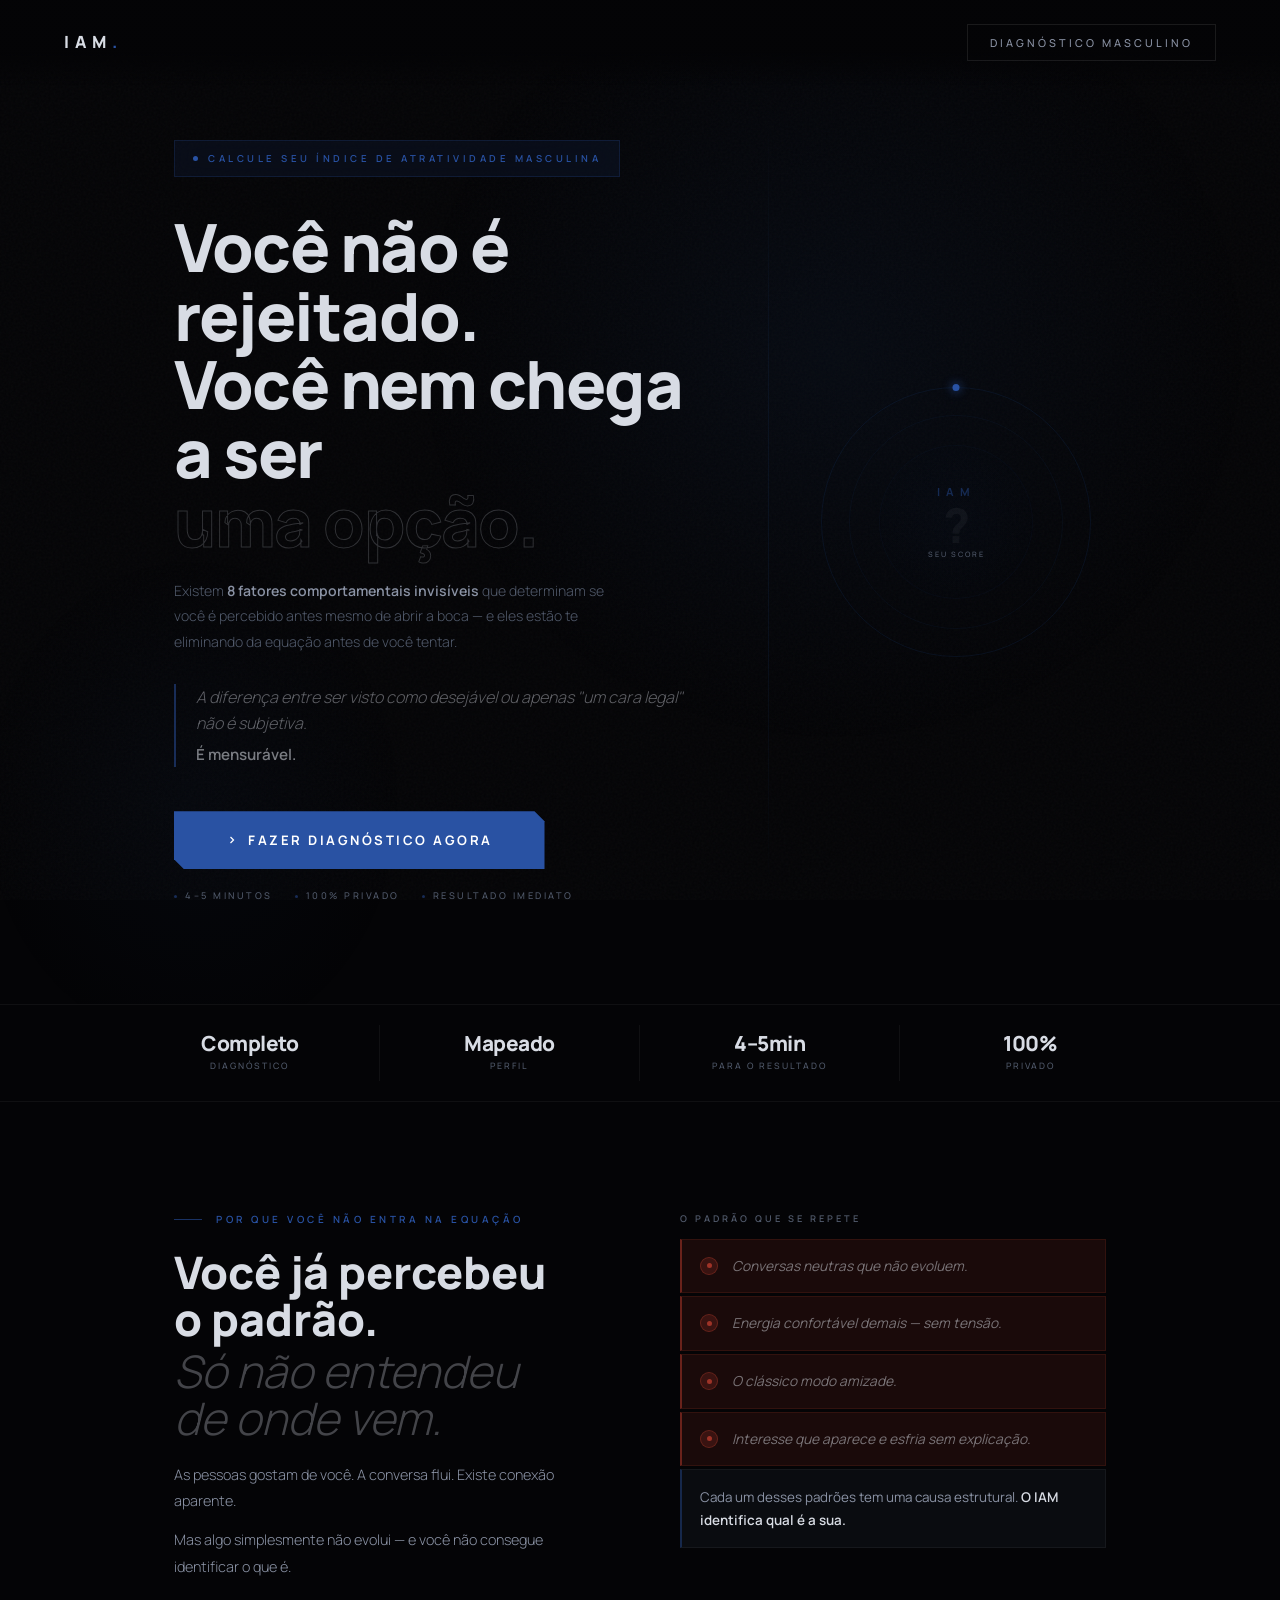
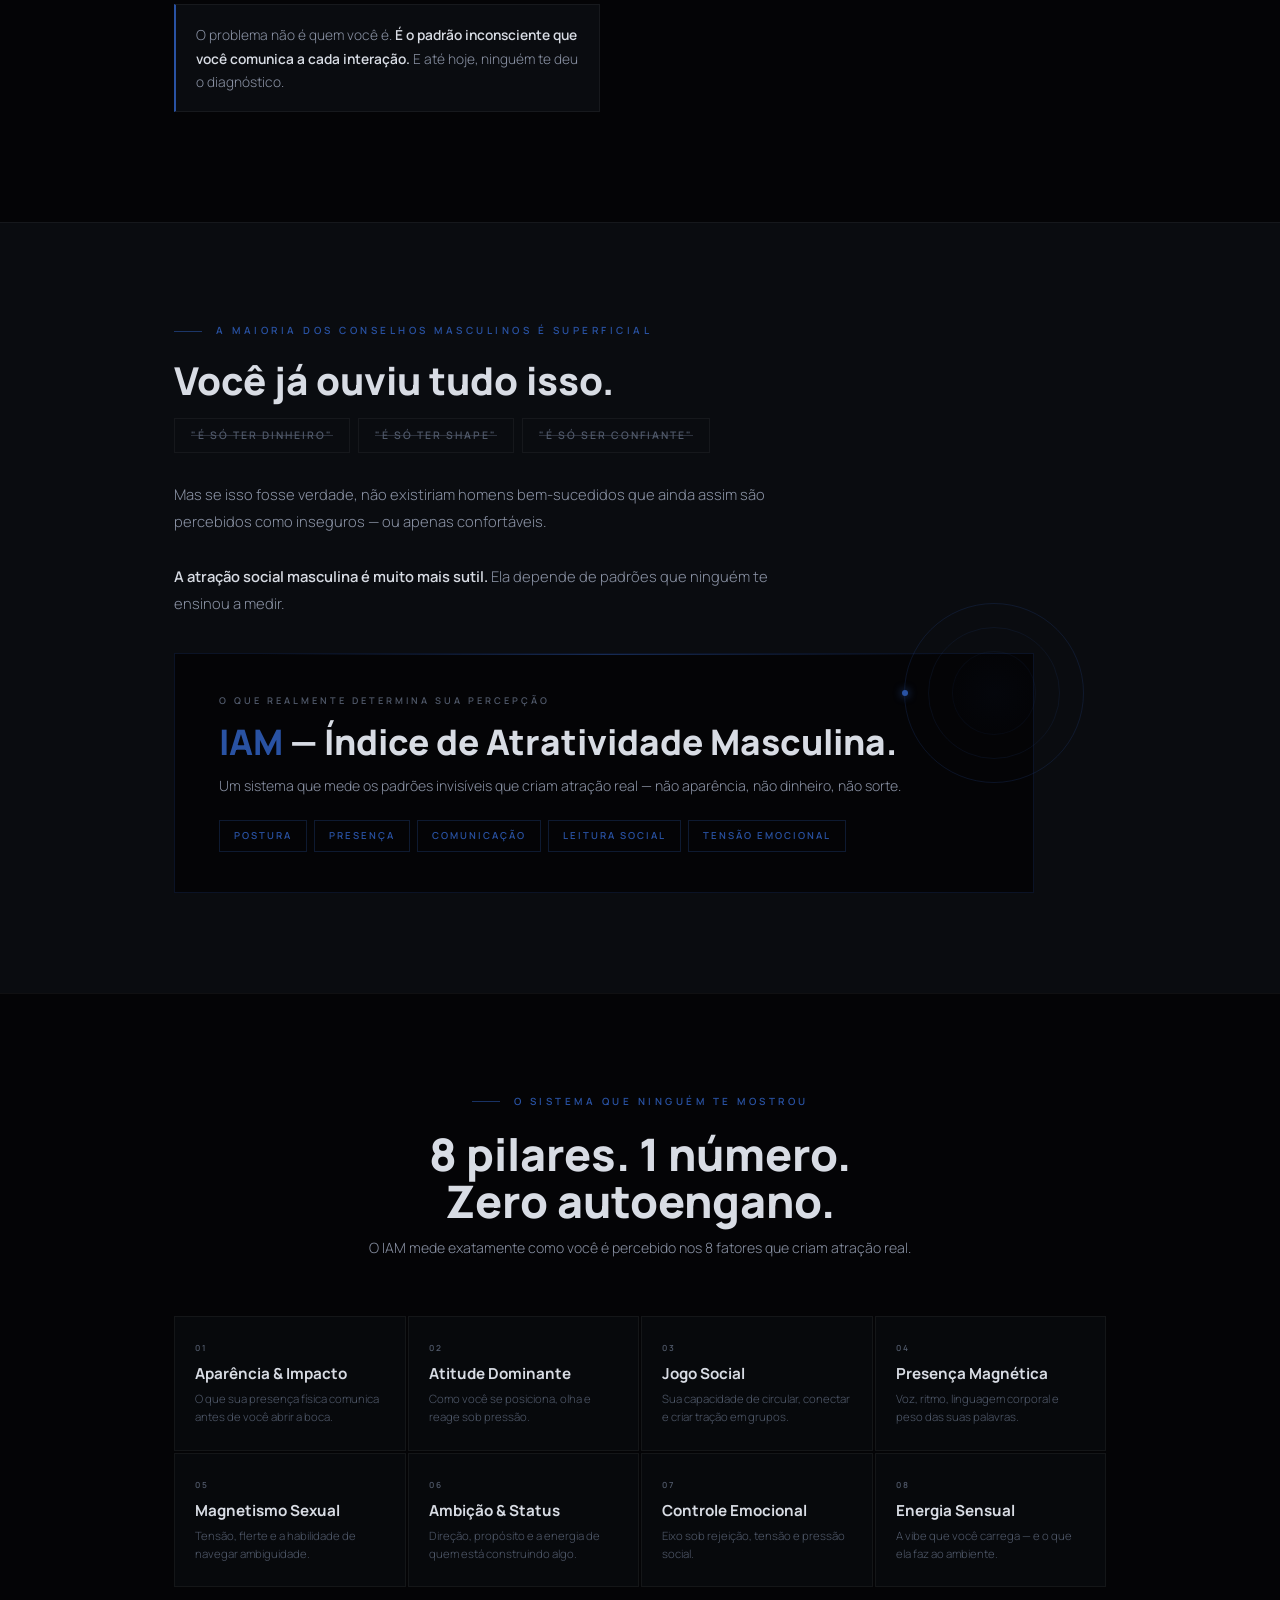
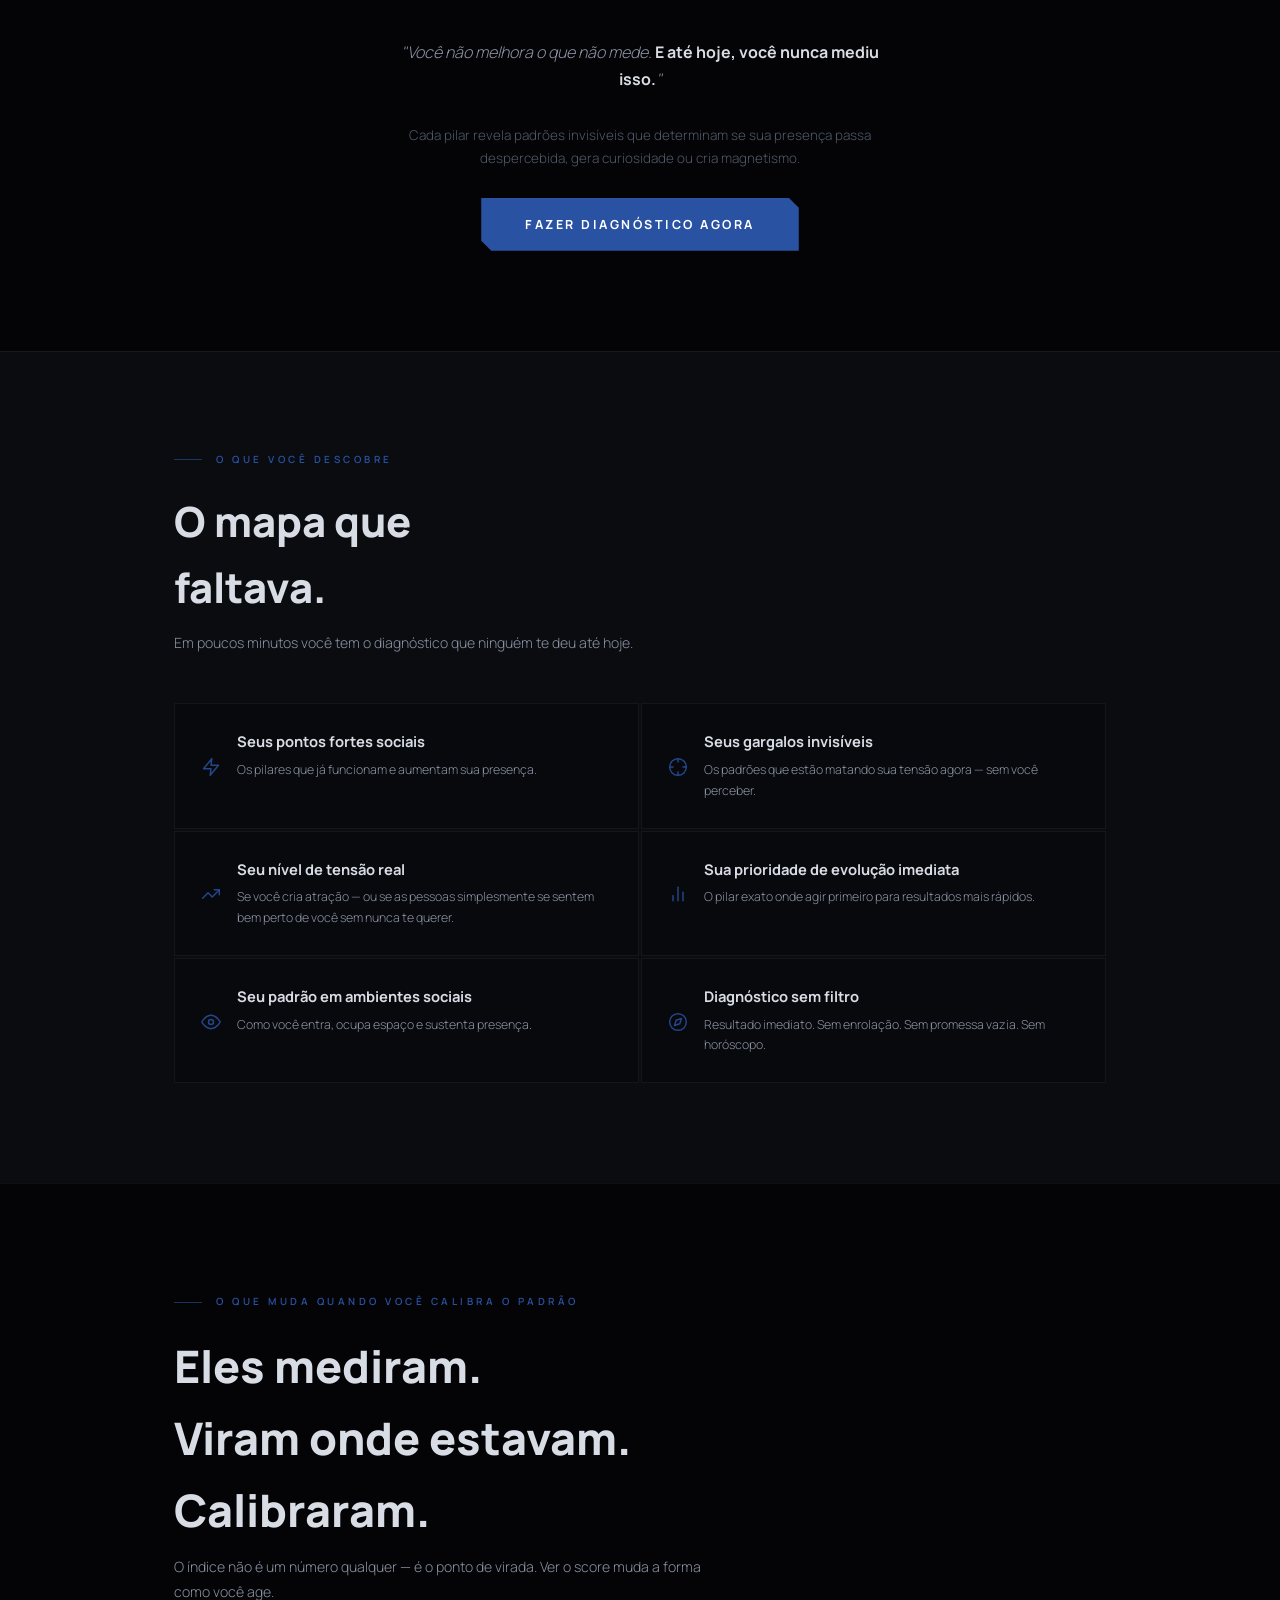
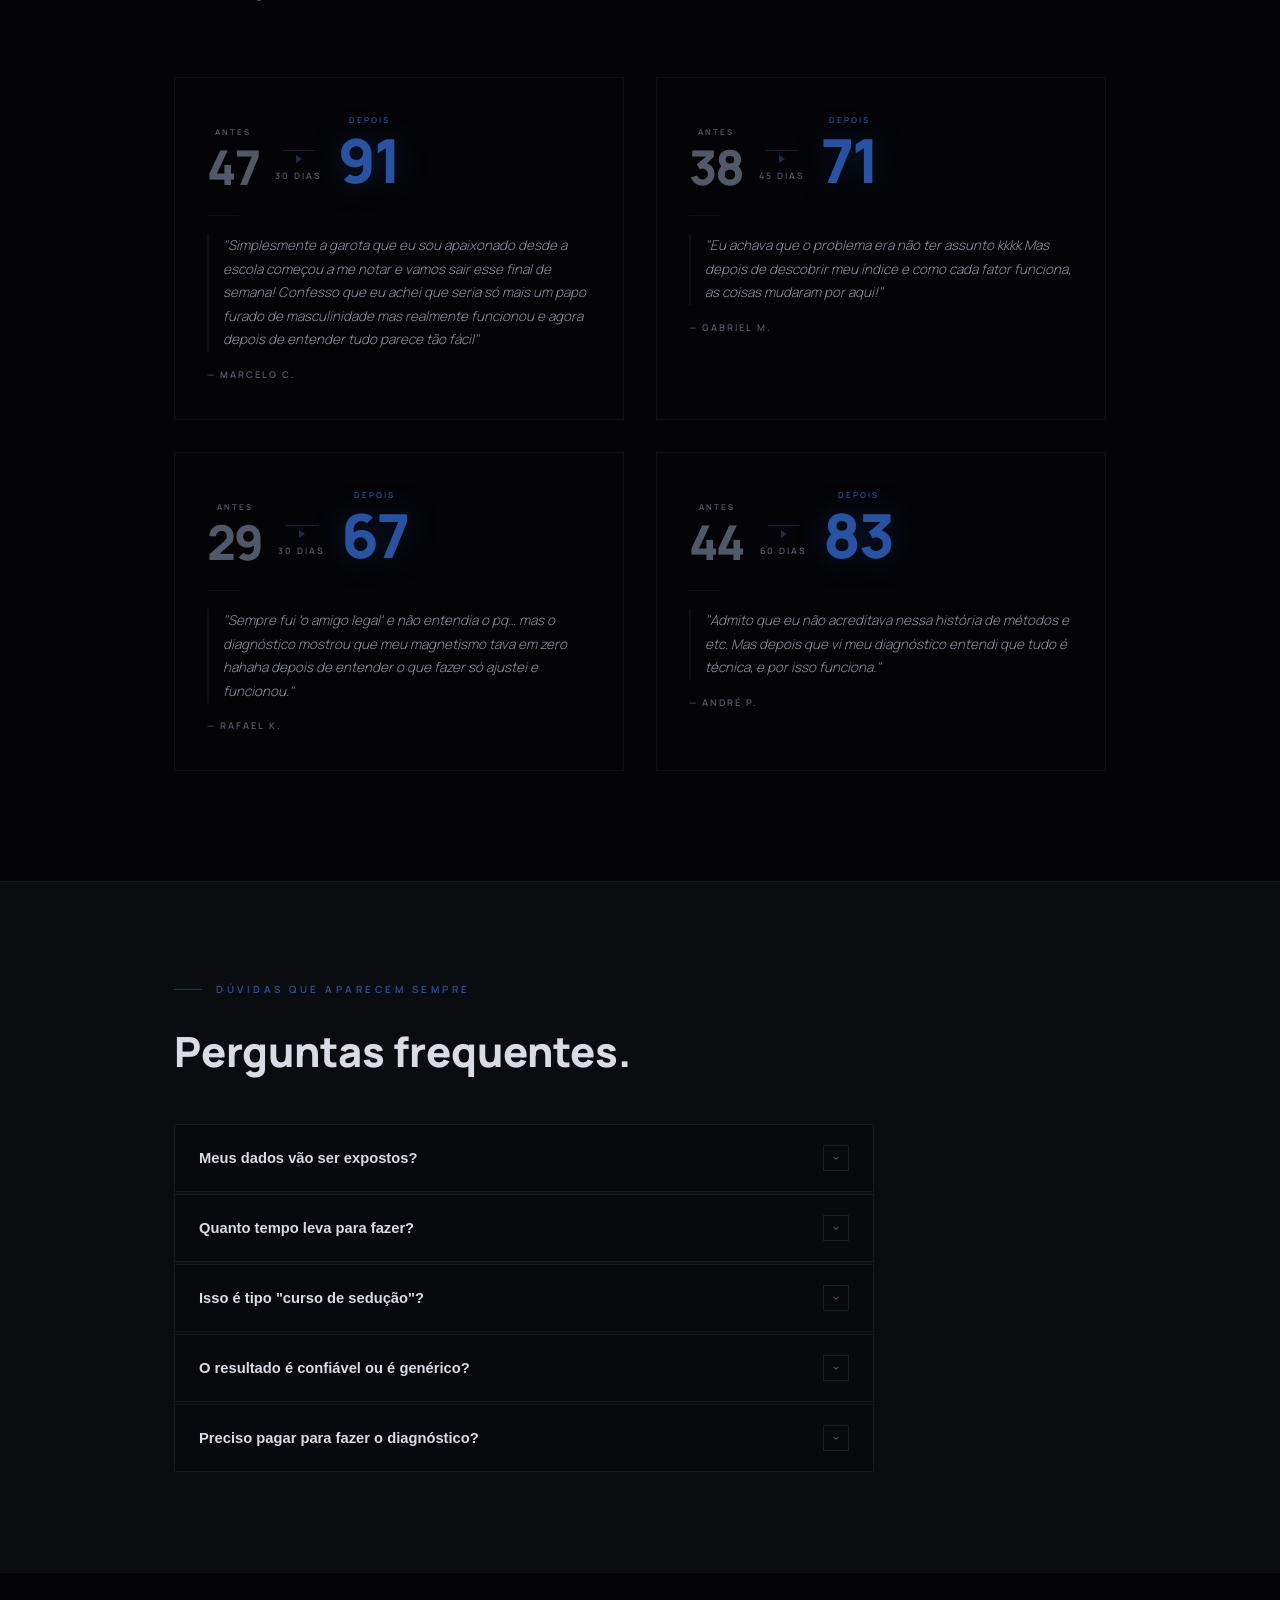
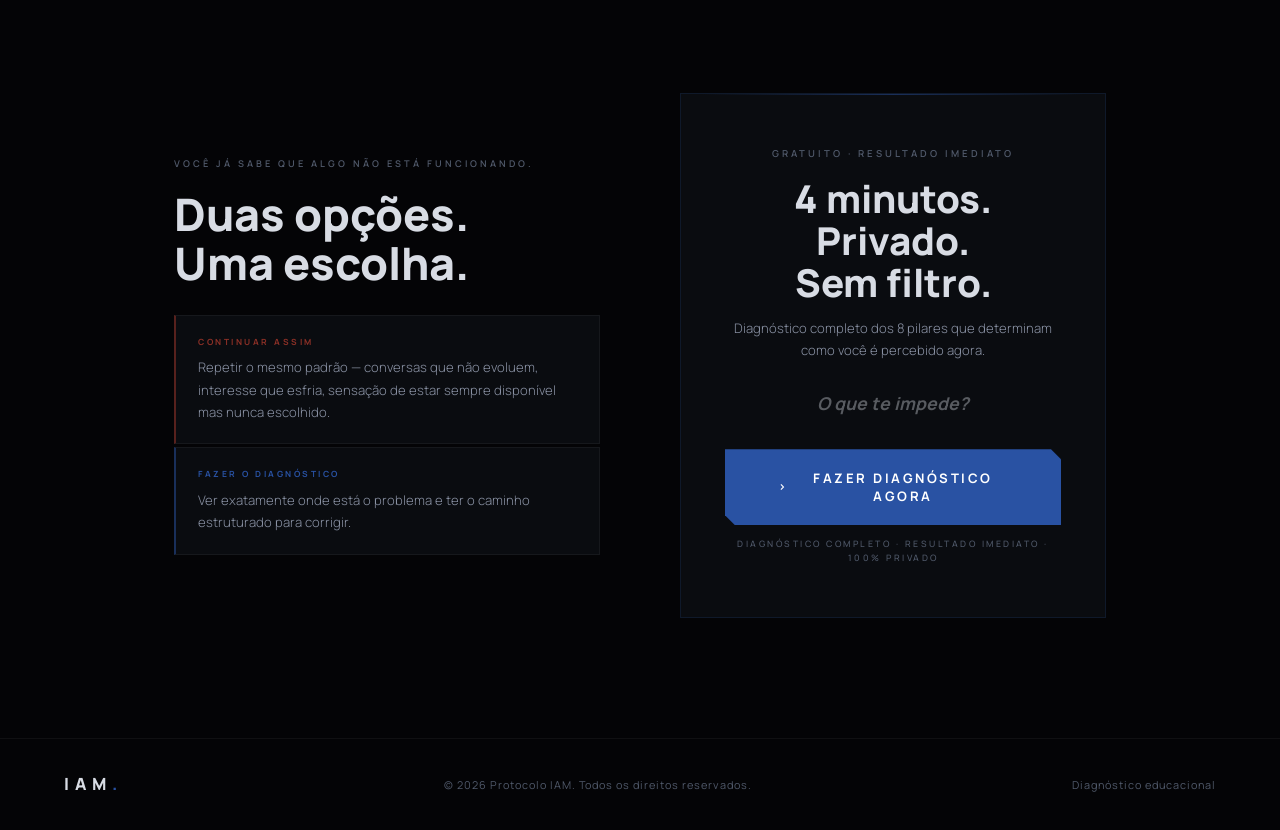
<file: index.html>
<!DOCTYPE html>
<html lang="pt-BR">
<head>
<meta charset="UTF-8">
<meta name="viewport" content="width=device-width, initial-scale=1.0">
<title>Protocolo IAM — Índice de Atratividade Masculina</title>
<meta name="description" content="8 fatores comportamentais invisíveis determinam se você é percebido como desejável ou apenas um cara legal. Diagnóstico em 4–5 minutos.">
<link rel="stylesheet" href="style.css">
<style>

/* ══════════════════════════════════════════
   HERO
══════════════════════════════════════════ */
.hero {
  min-height: 100vh;
  display: flex; align-items: center;
  padding: 140px 0 100px;
  position: relative; overflow: hidden;
}
.hero-ambient {
  position: absolute; inset: 0; pointer-events: none;
  background:
    radial-gradient(ellipse 50% 60% at 65% 35%, rgba(26,58,107,0.12) 0%, transparent 65%),
    radial-gradient(ellipse 30% 45% at 15% 80%, rgba(26,58,107,0.07) 0%, transparent 55%);
}
.hero-grid-line {
  position: absolute; top: 0; bottom: 0; left: 60%; width: 1px;
  background: linear-gradient(to bottom, transparent 10%, rgba(26,58,107,0.18) 40%, rgba(26,58,107,0.18) 65%, transparent 90%);
}
.hero-body {
  display: grid;
  grid-template-columns: 1.2fr 300px;
  gap: 100px; align-items: center;
}

/* GLASS BADGE */
.hero-badge {
  display: inline-flex; align-items: center; gap: 10px;
  font-size: 0.6rem; font-weight: 600; letter-spacing: 3.5px;
  text-transform: uppercase; color: var(--accent-ui);
  background: rgba(41,82,163,0.1);
  backdrop-filter: blur(14px); -webkit-backdrop-filter: blur(14px);
  border: 1px solid rgba(41,82,163,0.22);
  padding: 10px 18px;
  margin-bottom: 36px;
}
.hero-badge-dot {
  width: 5px; height: 5px; border-radius: 50%;
  background: var(--accent-ui);
  animation: pulse-dot 2.4s ease-in-out infinite;
  flex-shrink: 0;
}

.hero h1 {
  font-size: clamp(2.6rem, 5.2vw, 4.8rem);
  font-weight: 800; color: var(--text);
  letter-spacing: -1.5px; line-height: 1.03;
  margin-bottom: 0;
}
.hero h1 .muted {
  color: transparent;
  -webkit-text-stroke: 1px rgba(216,220,228,0.2);
  display: block;
}
.hero h1 .break { display: block; }

.hero-structural {
  font-size: 0.88rem; font-weight: 300; color: var(--text-3);
  line-height: 1.8; max-width: 460px; margin: 22px 0 0;
}
.hero-structural strong {
  color: var(--text-2); font-weight: 600;
}

.hero-quote {
  border-left: 2px solid rgba(41,82,163,0.5);
  padding-left: 20px; margin: 30px 0 44px; line-height: 1.65;
}
.hero-quote p {
  font-size: 1rem; font-weight: 300; font-style: italic;
  color: rgba(216,220,228,0.42); margin-bottom: 4px;
}
.hero-quote span {
  font-size: 0.95rem; font-weight: 600;
  color: rgba(216,220,228,0.55);
}

.hero-meta {
  display: flex; align-items: center; gap: 22px;
  margin-top: 20px; flex-wrap: wrap;
}
.hero-meta-item {
  font-size: 0.58rem; font-weight: 500; letter-spacing: 2.5px;
  text-transform: uppercase; color: var(--text-3);
  display: flex; align-items: center; gap: 8px;
}
.hero-meta-item::before {
  content: ''; width: 3px; height: 3px; border-radius: 50%;
  background: var(--accent-ui); opacity: 0.5;
}

/* VISUAL RING */
.hero-visual { display: flex; align-items: center; justify-content: center; }
.vis-ring-wrap { position: relative; width: 270px; height: 270px; }
.vis-ring-outer {
  position: absolute; inset: 0; border-radius: 50%;
  border: 1px solid rgba(26,58,107,0.22);
  animation: rotateSlow 30s linear infinite;
}
.vis-ring-outer::before {
  content: ''; position: absolute; top: -4px; left: 50%; transform: translateX(-50%);
  width: 7px; height: 7px; border-radius: 50%;
  background: var(--accent-ui); box-shadow: 0 0 10px var(--accent-ui);
  animation: pulse-dot 2.4s ease-in-out infinite;
}
.vis-ring-mid {
  position: absolute; inset: 28px; border-radius: 50%;
  border: 1px solid rgba(26,58,107,0.12);
  animation: rotateReverse 20s linear infinite;
}
.vis-ring-inner {
  position: absolute; inset: 58px; border-radius: 50%;
  border: 1px solid rgba(26,58,107,0.08);
  background: radial-gradient(circle, rgba(26,58,107,0.05), transparent);
  display: flex; align-items: center; justify-content: center;
}
.vis-iam {
  font-size: 0.7rem; font-weight: 700; letter-spacing: 6px;
  color: rgba(41,82,163,0.45); text-align: center;
}
.vis-score {
  font-size: 3rem; font-weight: 800;
  color: rgba(216,220,228,0.05); line-height: 1; text-align: center;
}
.vis-label {
  font-size: 0.46rem; font-weight: 500; letter-spacing: 2px;
  color: var(--text-3); text-transform: uppercase; text-align: center;
}

/* ══════════════════════════════════════════
   PROOF STRIP
══════════════════════════════════════════ */
.proof-strip {
  padding: 20px 0;
  border-top: 1px solid var(--border); border-bottom: 1px solid var(--border);
  display: flex; justify-content: center; gap: 0;
  position: relative; z-index: 1;
}
.proof-strip-item {
  flex: 1; text-align: center; padding: 8px 16px;
  border-right: 1px solid var(--border);
  max-width: 260px;
}
.proof-strip-item:last-child { border-right: none; }
.proof-strip-val {
  font-size: 1.3rem; font-weight: 800;
  color: var(--text); line-height: 1; letter-spacing: -0.5px;
}
.proof-strip-label {
  font-size: 0.55rem; font-weight: 500; letter-spacing: 2px;
  text-transform: uppercase; color: var(--text-3); margin-top: 5px;
}

/* ══════════════════════════════════════════
   MOTIVO ESTRUTURAL
══════════════════════════════════════════ */
.motivo-section { padding: 110px 0; }
.motivo-layout {
  display: grid; grid-template-columns: 1fr 1fr;
  gap: 80px; align-items: start;
}
.motivo-left h2 {
  font-size: clamp(1.9rem, 3.5vw, 3rem);
  font-weight: 800; line-height: 1.06; margin-bottom: 20px;
}
.motivo-left h2 em {
  font-style: italic; font-weight: 300;
  color: rgba(216,220,228,0.3); display: block; margin-top: 4px;
}
.motivo-body {
  font-size: 0.9rem; font-weight: 300; color: var(--text-2);
  line-height: 1.85;
}
.motivo-body p + p { margin-top: 12px; }
.motivo-close {
  margin-top: 24px; padding: 18px 20px;
  border-left: 2px solid var(--accent-ui); background: var(--surface);
  border-top: 1px solid var(--border); border-right: 1px solid var(--border);
  border-bottom: 1px solid var(--border);
}
.motivo-close p { font-size: 0.86rem; font-weight: 300; color: var(--text-2); line-height: 1.7; }
.motivo-close strong { color: var(--text); font-weight: 600; }

/* PADRÕES NEGATIVOS — sensação palpável */
.motivo-right-head {
  font-size: 0.58rem; font-weight: 600; letter-spacing: 3px;
  text-transform: uppercase; color: var(--text-3); margin-bottom: 12px;
}
.motivo-patterns { display: flex; flex-direction: column; gap: 3px; }
.motivo-pattern {
  display: flex; align-items: flex-start; gap: 14px;
  background: var(--danger-dim);
  border: 1px solid rgba(184,60,46,0.15);
  border-left: 2px solid rgba(184,60,46,0.5);
  padding: 16px 18px;
  transition: border-color 0.25s, background 0.25s;
}
.motivo-pattern:hover {
  background: rgba(184,60,46,0.16);
  border-left-color: var(--danger);
}
.motivo-pattern-icon {
  width: 18px; height: 18px; border-radius: 50%;
  background: rgba(184,60,46,0.2);
  border: 1px solid rgba(184,60,46,0.35);
  display: flex; align-items: center; justify-content: center;
  flex-shrink: 0; margin-top: 1px;
}
.motivo-pattern-icon::before {
  content: ''; width: 5px; height: 5px; border-radius: 50%;
  background: var(--danger); opacity: 0.8;
}
.motivo-pattern p {
  font-size: 0.86rem; font-weight: 400;
  color: rgba(216,220,228,0.5); line-height: 1.5;
  font-style: italic;
}
.motivo-pattern-close {
  margin-top: 3px; padding: 16px 18px;
  background: var(--surface); border: 1px solid var(--border);
  border-left: 2px solid rgba(41,82,163,0.4);
}
.motivo-pattern-close p {
  font-size: 0.84rem; font-weight: 400; color: var(--text-2); line-height: 1.65;
}
.motivo-pattern-close strong { color: var(--text); font-weight: 600; }

/* ══════════════════════════════════════════
   QUEBRA DE CRENÇA
══════════════════════════════════════════ */
.crenca-section {
  padding: 100px 0; border-top: 1px solid var(--border);
  background: var(--surface);
}
.crenca-inner { max-width: 860px; }
.crenca-intro {
  font-size: clamp(1.6rem, 3vw, 2.4rem);
  font-weight: 800; line-height: 1.12; margin-bottom: 16px;
}
.crenca-mitos {
  display: flex; gap: 8px; flex-wrap: wrap; margin-bottom: 28px;
}
.crenca-mito {
  font-size: 0.65rem; font-weight: 600; letter-spacing: 2px;
  color: var(--text-3); border: 1px solid var(--border);
  padding: 8px 16px; text-transform: uppercase;
  position: relative; text-decoration: line-through;
  text-decoration-color: rgba(80,89,106,0.5);
}
.crenca-body {
  font-size: 0.92rem; font-weight: 300; color: var(--text-2);
  line-height: 1.85; margin-bottom: 36px; max-width: 640px;
}
.crenca-body strong { color: var(--text); font-weight: 600; }

/* IAM CARD COM RING */
.iam-card-wrap {
  position: relative;
}
.iam-card {
  background: var(--bg); border: 1px solid rgba(41,82,163,0.2);
  padding: 40px 44px; position: relative;
}
.iam-card::before {
  content: ''; position: absolute; top: 0; left: 0; right: 0; height: 1px;
  background: linear-gradient(to right, transparent 10%, rgba(41,82,163,0.5) 50%, transparent 90%);
}
/* Ring sobreposto no canto superior direito — relativo ao wrapper */
.iam-card-ring {
  position: absolute; top: -50px; right: -50px;
  width: 180px; height: 180px; pointer-events: none;
  z-index: 2;
}
.iam-card-ring-outer {
  position: absolute; inset: 0; border-radius: 50%;
  border: 1px solid rgba(41,82,163,0.2);
  animation: rotateSlow 22s linear infinite;
}
.iam-card-ring-outer::before {
  content: ''; position: absolute; top: 50%; left: -3px; transform: translateY(-50%);
  width: 6px; height: 6px; border-radius: 50%;
  background: var(--accent-ui); box-shadow: 0 0 8px var(--accent-ui);
  animation: pulse-dot 2.4s ease-in-out infinite;
}
.iam-card-ring-mid {
  position: absolute; inset: 24px; border-radius: 50%;
  border: 1px solid rgba(41,82,163,0.12);
  animation: rotateReverse 16s linear infinite;
}
.iam-card-ring-inner {
  position: absolute; inset: 48px; border-radius: 50%;
  border: 1px solid rgba(41,82,163,0.07);
  background: radial-gradient(circle, rgba(41,82,163,0.04), transparent);
}

.iam-card-label {
  font-size: 0.58rem; font-weight: 600; letter-spacing: 3px;
  text-transform: uppercase; color: var(--text-3); margin-bottom: 14px;
  position: relative; z-index: 1;
}
.iam-card-title {
  font-size: clamp(1.5rem, 3vw, 2.2rem);
  font-weight: 800; line-height: 1.1; margin-bottom: 12px;
  position: relative; z-index: 1;
}
.iam-card-title span { color: var(--accent-ui); }
.iam-card-desc {
  font-size: 0.88rem; font-weight: 300; color: var(--text-2);
  line-height: 1.75; position: relative; z-index: 1;
}
.padroes-list {
  display: flex; flex-wrap: wrap; gap: 7px; margin-top: 22px;
  position: relative; z-index: 1;
}
.padrao-tag {
  font-size: 0.6rem; font-weight: 600; letter-spacing: 2px;
  text-transform: uppercase; color: var(--accent-ui);
  border: 1px solid rgba(41,82,163,0.28); padding: 7px 14px;
}

/* ══════════════════════════════════════════
   PILARES
══════════════════════════════════════════ */
.pilares-section { padding: 100px 0; border-top: 1px solid var(--border); }
.pilares-header { text-align: center; max-width: 560px; margin: 0 auto 56px; }
.pilares-header h2 {
  font-size: clamp(1.8rem, 3.5vw, 2.8rem);
  font-weight: 800; line-height: 1.05; margin-bottom: 12px;
}
.pilares-header p {
  font-size: 0.88rem; font-weight: 300; color: var(--text-2); line-height: 1.75;
}
.pilares-grid {
  display: grid; grid-template-columns: repeat(4, 1fr); gap: 2px;
}
.pilar-card {
  background: var(--bg-2); border: 1px solid var(--border);
  padding: 24px 20px; transition: all 0.25s; position: relative; overflow: hidden;
}
.pilar-card::after {
  content: ''; position: absolute; bottom: 0; left: 0; right: 0; height: 1px;
  background: var(--accent-ui); transform: scaleX(0); transform-origin: left;
  transition: transform 0.3s ease;
}
.pilar-card:hover::after { transform: scaleX(1); }
.pilar-card:hover { background: var(--surface-2); border-color: rgba(41,82,163,0.18); }
.pilar-n {
  font-size: 0.52rem; font-weight: 600; letter-spacing: 2px;
  color: var(--text-3); margin-bottom: 10px;
}
.pilar-nome { font-size: 0.95rem; font-weight: 700; color: var(--text); line-height: 1.25; margin-bottom: 7px; }
.pilar-desc { font-size: 0.71rem; font-weight: 300; color: var(--text-3); line-height: 1.55; }

.pilares-bottom { text-align: center; margin-top: 52px; }
.pilares-quote {
  font-size: 1rem; font-weight: 300; font-style: italic;
  color: var(--text-2); line-height: 1.65; max-width: 500px;
  margin: 0 auto 32px;
}
.pilares-quote strong { font-weight: 700; color: var(--text); font-style: normal; }
.pilares-subdesc {
  font-size: 0.84rem; font-weight: 300; color: var(--text-3);
  max-width: 480px; margin: 0 auto 28px; line-height: 1.7;
}

/* ══════════════════════════════════════════
   BENEFÍCIOS
══════════════════════════════════════════ */
.ben-section { padding: 100px 0; border-top: 1px solid var(--border); background: var(--surface); }
.ben-header { max-width: 480px; margin-bottom: 48px; }
.ben-header h2 { font-size: clamp(1.8rem, 3.5vw, 2.6rem); font-weight: 800; margin-bottom: 10px; }
.ben-header p { font-size: 0.88rem; font-weight: 300; color: var(--text-2); line-height: 1.75; }
.ben-grid { display: grid; grid-template-columns: 1fr 1fr; gap: 2px; }
.ben-card {
  background: var(--bg-2); border: 1px solid var(--border);
  padding: 26px; display: flex; gap: 16px; transition: border-color 0.25s;
}
.ben-card:hover { border-color: rgba(41,82,163,0.18); }
.ben-icon { font-size: 1rem; flex-shrink: 0; margin-top: 2px; opacity: 0.85; }
.ben-title { font-size: 0.92rem; font-weight: 700; margin-bottom: 6px; color: var(--text); }
.ben-desc { font-size: 0.77rem; font-weight: 300; color: var(--text-2); line-height: 1.7; }

/* ══════════════════════════════════════════
   PROVA SOCIAL — redesign
══════════════════════════════════════════ */
.prova-section { padding: 110px 0; border-top: 1px solid var(--border); }
.prova-intro { max-width: 560px; margin-bottom: 72px; }
.prova-intro h2 { font-size: clamp(1.8rem, 3.5vw, 2.8rem); font-weight: 800; margin-bottom: 10px; }
.prova-intro p { font-size: 0.88rem; font-weight: 300; color: var(--text-2); line-height: 1.75; }

.prova-grid {
  display: grid; grid-template-columns: repeat(2, 1fr);
  gap: 32px;
}
.prova-card {
  background: transparent;
  border: 1px solid var(--border);
  padding: 36px 32px;
  position: relative;
  transition: border-color 0.3s;
}
.prova-card:hover { border-color: rgba(41,82,163,0.2); }

/* Score evolution — destaque máximo */
.prova-evolution {
  display: flex; align-items: flex-end; gap: 16px;
  margin-bottom: 24px;
}
.prova-before-wrap, .prova-after-wrap { display: flex; flex-direction: column; align-items: center; gap: 4px; }
.prova-score-label {
  font-size: 0.5rem; font-weight: 600; letter-spacing: 2px;
  text-transform: uppercase;
}
.prova-before-wrap .prova-score-label { color: var(--text-3); }
.prova-after-wrap  .prova-score-label { color: var(--accent-ui); }

.prova-before {
  font-size: 3rem; font-weight: 800; color: var(--text-3);
  line-height: 1; letter-spacing: -2px;
}
.prova-after {
  font-size: 3.8rem; font-weight: 800; color: var(--accent-ui);
  line-height: 1; letter-spacing: -2px;
  text-shadow: 0 0 30px rgba(41,82,163,0.35);
}
.prova-arrow-wrap {
  display: flex; flex-direction: column; align-items: center;
  gap: 4px; padding-bottom: 8px;
}
.prova-arrow-line {
  width: 32px; height: 1px; background: rgba(41,82,163,0.4);
}
.prova-arrow-head {
  width: 0; height: 0;
  border-top: 4px solid transparent;
  border-bottom: 4px solid transparent;
  border-left: 6px solid rgba(41,82,163,0.5);
}
.prova-period {
  font-size: 0.55rem; font-weight: 600; letter-spacing: 2px;
  text-transform: uppercase; color: var(--text-3);
  margin-top: 2px;
}

.prova-sep { width: 32px; height: 1px; background: var(--border); margin-bottom: 18px; }
.prova-quote {
  font-size: 0.84rem; font-weight: 300; color: var(--text-2);
  line-height: 1.75; font-style: italic;
  border-left: 2px solid var(--border); padding-left: 14px;
}
.prova-name {
  font-size: 0.58rem; font-weight: 600; letter-spacing: 2px;
  text-transform: uppercase; color: var(--text-3); margin-top: 16px;
}

/* ══════════════════════════════════════════
   FAQ
══════════════════════════════════════════ */
.faq-section { padding: 100px 0; border-top: 1px solid var(--border); background: var(--surface); }
.faq-inner { max-width: 700px; }
.faq-list { display: flex; flex-direction: column; gap: 2px; margin-top: 40px; }

.faq-item { border: 1px solid var(--border); overflow: hidden; transition: border-color 0.25s; }
.faq-item.open { border-color: rgba(41,82,163,0.22); }

.faq-trigger {
  width: 100%; background: var(--bg-2);
  display: flex; justify-content: space-between; align-items: center;
  padding: 20px 24px; cursor: pointer; border: none; text-align: left;
  transition: background 0.2s;
}
.faq-item.open .faq-trigger,
.faq-trigger:hover { background: var(--surface-2); }

.faq-q { font-size: 0.92rem; font-weight: 700; color: var(--text); line-height: 1.35; }
.faq-arrow {
  width: 26px; height: 26px; flex-shrink: 0;
  border: 1px solid var(--border-md);
  display: flex; align-items: center; justify-content: center;
  margin-left: 18px; transition: all 0.3s ease; color: var(--text-3);
}
.faq-arrow svg { width: 10px; height: 10px; transition: transform 0.3s ease; }
.faq-item.open .faq-arrow {
  border-color: var(--accent-ui); color: var(--accent-ui);
  background: rgba(41,82,163,0.08);
}
.faq-item.open .faq-arrow svg { transform: rotate(180deg); }

.faq-body {
  max-height: 0; overflow: hidden;
  transition: max-height 0.4s cubic-bezier(0.4,0,0.2,1);
  background: var(--bg-2);
}
.faq-item.open .faq-body { max-height: 300px; }
.faq-a {
  padding: 18px 24px 20px;
  font-size: 0.84rem; font-weight: 300; color: var(--text-2); line-height: 1.8;
  border-top: 1px solid var(--border);
}

/* ══════════════════════════════════════════
   CTA FINAL
══════════════════════════════════════════ */
.cta-final { padding: 120px 0; border-top: 1px solid var(--border); }
.cta-final-grid {
  display: grid; grid-template-columns: 1fr 1fr;
  gap: 80px; align-items: center;
}
.cta-tension-label {
  font-size: 0.58rem; font-weight: 600; letter-spacing: 3px;
  text-transform: uppercase; color: var(--text-3); margin-bottom: 18px;
}
.cta-tension h2 {
  font-size: clamp(1.8rem, 3.5vw, 2.8rem);
  font-weight: 800; line-height: 1.08; margin-bottom: 28px;
}
.cta-options { display: flex; flex-direction: column; gap: 3px; }
.cta-option {
  background: var(--surface); border: 1px solid var(--border); padding: 20px 22px;
}
.cta-option.bad  { border-left: 2px solid rgba(184,60,46,0.45); }
.cta-option.good { border-left: 2px solid rgba(41,82,163,0.5); }
.cta-option-label {
  font-size: 0.53rem; font-weight: 700; letter-spacing: 2.5px;
  text-transform: uppercase; margin-bottom: 7px;
}
.cta-option.bad  .cta-option-label { color: var(--danger); opacity: 0.75; }
.cta-option.good .cta-option-label { color: var(--accent-ui); }
.cta-option p { font-size: 0.82rem; font-weight: 300; color: var(--text-2); line-height: 1.7; }

/* CTA ACTION CARD */
.cta-action {
  background: var(--surface); border: 1px solid rgba(41,82,163,0.18);
  padding: 52px 44px; text-align: center; position: relative; overflow: hidden;
}
.cta-action::before {
  content: ''; position: absolute; top: 0; left: 0; right: 0; height: 1px;
  background: linear-gradient(to right, transparent 5%, rgba(41,82,163,0.5) 50%, transparent 95%);
}
.cta-action-pre {
  font-size: 0.6rem; font-weight: 600; letter-spacing: 3px;
  text-transform: uppercase; color: var(--text-3); margin-bottom: 16px;
}
.cta-action-h {
  font-size: clamp(1.8rem, 3vw, 2.6rem);
  font-weight: 800; line-height: 1.1; margin-bottom: 12px;
}
.cta-action-sub {
  font-size: 0.82rem; font-weight: 300; color: var(--text-2);
  line-height: 1.7; margin-bottom: 28px; max-width: 320px; margin-left: auto; margin-right: auto;
}
.cta-action-question {
  font-size: 1.1rem; font-weight: 700; font-style: italic;
  color: rgba(216,220,228,0.38); margin-bottom: 32px; display: block;
}
.cta-stack { display: flex; flex-direction: column; align-items: center; gap: 12px; }
.cta-micro {
  font-size: 0.55rem; font-weight: 500; letter-spacing: 2.5px;
  text-transform: uppercase; color: var(--text-3);
}

/* ══════════════════════════════════════════
   RESPONSIVE
══════════════════════════════════════════ */
@media (max-width: 1100px) {
  .hero-body { grid-template-columns: 1fr; gap: 0; }
  .hero-visual, .hero-grid-line { display: none; }
  .pilares-grid { grid-template-columns: repeat(2, 1fr); }
  .cta-final-grid { grid-template-columns: 1fr; gap: 52px; }
  .cta-action { padding: 44px 36px; }
}

@media (max-width: 768px) {
  /* ── LAYOUT OVERFLOW FIX ── */
  .hero-body > div { min-width: 0; overflow: hidden; }

  /* ── HERO ── */
  .hero { padding: 96px 0 64px; }
  .hero-badge {
    font-size: 0.52rem;
    letter-spacing: 2px;
    padding: 8px 12px;
    max-width: 100%;
    white-space: normal;
    flex-wrap: wrap;
    margin-bottom: 20px;
  }
  .hero h1 { font-size: 2rem; letter-spacing: -0.75px; }
  .hero-structural { font-size: 0.84rem; max-width: 100%; margin-top: 16px; }
  .hero-quote { margin: 18px 0 28px; padding-left: 14px; }
  .hero-quote p { font-size: 0.88rem; }
  .hero-meta { gap: 14px; margin-top: 14px; }

  /* ── SECTIONS ── */
  .motivo-section { padding: 64px 0; }
  .motivo-layout { grid-template-columns: 1fr; gap: 36px; }
  .motivo-left h2 { font-size: clamp(1.6rem, 5vw, 2rem); }
  .crenca-section { padding: 64px 0; }
  .crenca-intro { font-size: clamp(1.4rem, 4.5vw, 1.8rem); }
  .pilares-section { padding: 64px 0; }
  .pilares-header h2 { font-size: clamp(1.5rem, 4.5vw, 2rem); }
  .ben-section { padding: 64px 0; }
  .ben-grid { grid-template-columns: 1fr; }
  .prova-section { padding: 64px 0; }
  .prova-grid { grid-template-columns: 1fr; gap: 16px; }
  .faq-section { padding: 64px 0; }
  .cta-final { padding: 72px 0; }

  /* ── PROOF STRIP ── */
  .proof-strip { overflow-x: auto; -webkit-overflow-scrolling: touch; }
  .proof-strip-item { min-width: 90px; padding: 8px 12px; flex: 1; }
  .proof-strip-val { font-size: 1rem; }

  /* ── MISC ── */
  .crenca-mitos { gap: 6px; }
  .iam-card { padding: 28px 22px; }
  .iam-card-ring { width: 130px; height: 130px; top: -36px; right: -36px; z-index: 2; }
}

@media (max-width: 480px) {
  /* ── HERO ── */
  .hero { padding: 78px 0 48px; }
  .hero-badge {
    font-size: 0.5rem;
    letter-spacing: 1.5px;
    padding: 6px 10px;
    margin-bottom: 16px;
  }
  /* H1: cada span é um bloco, escala para caber na linha */
  .hero h1 {
    font-size: clamp(1.5rem, 7.5vw, 1.9rem);
    letter-spacing: -0.5px;
    line-height: 1.08;
  }
  .hero-structural {
    font-size: 0.8rem;
    line-height: 1.7;
    margin-top: 14px;
  }
  .hero-quote { margin: 14px 0 22px; padding-left: 12px; }
  .hero-quote p { font-size: 0.82rem; }
  .hero-quote span { font-size: 0.8rem; }
  .hero-meta { gap: 10px; margin-top: 12px; flex-wrap: wrap; }
  .hero-meta-item { font-size: 0.5rem; letter-spacing: 2px; }

  /* ── SECTIONS ── */
  .motivo-section { padding: 48px 0; }
  .motivo-layout { gap: 24px; }
  .motivo-left h2 { font-size: 1.5rem; }
  .motivo-body { font-size: 0.84rem; }
  .crenca-section { padding: 48px 0; }
  .crenca-intro { font-size: 1.35rem; }
  .crenca-body { font-size: 0.84rem; }
  .pilares-section { padding: 48px 0; }
  .pilares-grid { grid-template-columns: 1fr; }
  .pilares-header { margin-bottom: 28px; }
  .pilares-header h2 { font-size: 1.45rem; }
  .ben-section { padding: 48px 0; }
  .prova-section { padding: 48px 0; }
  .prova-before { font-size: 2.2rem; }
  .prova-after  { font-size: 2.8rem; }
  .prova-quote { font-size: 0.8rem; }
  .faq-section { padding: 48px 0; }
  .faq-q { font-size: 0.84rem; }
  .cta-final { padding: 52px 0; }
  .cta-final-grid { gap: 28px; }
  .cta-action { padding: 32px 20px; }
  .cta-action-h { font-size: 1.6rem; }
  .cta-action-sub { font-size: 0.78rem; }
  .cta-action-question { font-size: 0.95rem; margin-bottom: 24px; }

  /* ── BUTTONS ── */
  .btn-primary { padding: 14px 24px; font-size: 0.7rem; letter-spacing: 2px; }
  .btn-primary.large { padding: 16px 28px; font-size: 0.72rem; }

  /* ── MISC ── */
  .iam-card { padding: 22px 16px; }
  .iam-card-ring { display: none; }
  .proof-strip-item { min-width: 80px; }
  .proof-strip-val { font-size: 0.9rem; }
  .label-line { margin-bottom: 12px; }
}
</style>
</head>
<body>

<nav class="iam-nav">
  <div class="iam-logo">IAM<span>.</span></div>
  <div class="nav-tag">Diagnóstico Masculino</div>
</nav>

<!-- ══ HERO ══ -->
<section class="hero section">
  <div class="hero-ambient"></div>
  <div class="hero-grid-line"></div>
  <div class="container">
    <div class="hero-body">
      <div>
        <div class="hero-badge fade-up d1">
          <span class="hero-badge-dot"></span>
          Calcule seu Índice de Atratividade Masculina
        </div>

        <h1 class="fade-up d2">
          <span class="break">Você não é rejeitado.</span>
          <span class="break">Você nem chega a ser</span>
          <span class="muted">uma opção.</span>
        </h1>

        <p class="hero-structural fade-up d3">
          Existem <strong>8 fatores comportamentais invisíveis</strong> que determinam se você é percebido antes mesmo de abrir a boca — e eles estão te eliminando da equação antes de você tentar.
        </p>

        <div class="hero-quote fade-up d4">
          <p>A diferença entre ser visto como desejável ou apenas "um cara legal" não é subjetiva.</p>
          <span>É mensurável.</span>
        </div>

        <button class="btn-primary large fade-up d5" onclick="IAM.open()">
          <svg width="12" height="12" viewBox="0 0 24 24" fill="none" stroke="currentColor" stroke-width="2.5"><path d="M9 18l6-6-6-6"/></svg>
          Fazer diagnóstico agora
        </button>

        <div class="hero-meta fade-up d6">
          <span class="hero-meta-item">4–5 minutos</span>
          <span class="hero-meta-item">100% privado</span>
          <span class="hero-meta-item">Resultado imediato</span>
        </div>
      </div>

      <div class="hero-visual fade-up d3">
        <div class="vis-ring-wrap">
          <div class="vis-ring-outer"></div>
          <div class="vis-ring-mid"></div>
          <div class="vis-ring-inner">
            <div>
              <div class="vis-iam">IAM</div>
              <div class="vis-score">?</div>
              <div class="vis-label">Seu score</div>
            </div>
          </div>
        </div>
      </div>
    </div>
  </div>
</section>

<!-- PROOF STRIP -->
<div class="proof-strip section">
  <div class="proof-strip-item"><div class="proof-strip-val">Completo</div><div class="proof-strip-label">Diagnóstico</div></div>
  <div class="proof-strip-item"><div class="proof-strip-val">Mapeado</div><div class="proof-strip-label">Perfil</div></div>
  <div class="proof-strip-item"><div class="proof-strip-val">4–5min</div><div class="proof-strip-label">Para o resultado</div></div>
  <div class="proof-strip-item"><div class="proof-strip-val">100%</div><div class="proof-strip-label">Privado</div></div>
</div>

<!-- ══ MOTIVO ESTRUTURAL ══ -->
<section class="motivo-section section">
  <div class="container">
    <div class="motivo-layout">
      <div class="motivo-left">
        <div class="label-line label">Por que você não entra na equação</div>
        <h2>Você já percebeu<br>o padrão.<br><em>Só não entendeu<br>de onde vem.</em></h2>
        <div class="motivo-body">
          <p>As pessoas gostam de você. A conversa flui. Existe conexão aparente.</p>
          <p>Mas algo simplesmente não evolui — e você não consegue identificar o que é.</p>
        </div>
        <div class="motivo-close">
          <p>O problema não é quem você é. <strong>É o padrão inconsciente que você comunica a cada interação.</strong> E até hoje, ninguém te deu o diagnóstico.</p>
        </div>
      </div>

      <div>
        <div class="motivo-right-head">O padrão que se repete</div>
        <div class="motivo-patterns">
          <div class="motivo-pattern">
            <div class="motivo-pattern-icon"></div>
            <p>Conversas neutras que não evoluem.</p>
          </div>
          <div class="motivo-pattern">
            <div class="motivo-pattern-icon"></div>
            <p>Energia confortável demais — sem tensão.</p>
          </div>
          <div class="motivo-pattern">
            <div class="motivo-pattern-icon"></div>
            <p>O clássico modo amizade.</p>
          </div>
          <div class="motivo-pattern">
            <div class="motivo-pattern-icon"></div>
            <p>Interesse que aparece e esfria sem explicação.</p>
          </div>
        </div>
        <div class="motivo-pattern-close">
          <p>Cada um desses padrões tem uma causa estrutural. <strong>O IAM identifica qual é a sua.</strong></p>
        </div>
      </div>
    </div>
  </div>
</section>

<!-- ══ QUEBRA DE CRENÇA ══ -->
<section class="crenca-section section">
  <div class="container">
    <div class="crenca-inner">
      <div class="label-line label">A maioria dos conselhos masculinos é superficial</div>
      <p class="crenca-intro">Você já ouviu tudo isso.</p>
      <div class="crenca-mitos">
        <div class="crenca-mito">"É só ter dinheiro"</div>
        <div class="crenca-mito">"É só ter shape"</div>
        <div class="crenca-mito">"É só ser confiante"</div>
      </div>
      <p class="crenca-body">
        Mas se isso fosse verdade, não existiriam homens bem-sucedidos que ainda assim são percebidos como inseguros — ou apenas confortáveis.<br><br>
        <strong>A atração social masculina é muito mais sutil.</strong> Ela depende de padrões que ninguém te ensinou a medir.
      </p>

      <div class="iam-card-wrap">
        <div class="iam-card-ring">
          <div class="iam-card-ring-outer"></div>
          <div class="iam-card-ring-mid"></div>
          <div class="iam-card-ring-inner"></div>
        </div>
        <div class="iam-card">
          <div class="iam-card-label">O que realmente determina sua percepção</div>
          <div class="iam-card-title"><span>IAM</span> — Índice de Atratividade Masculina.</div>
          <div class="iam-card-desc">Um sistema que mede os padrões invisíveis que criam atração real — não aparência, não dinheiro, não sorte.</div>
          <div class="padroes-list">
            <span class="padrao-tag">Postura</span>
            <span class="padrao-tag">Presença</span>
            <span class="padrao-tag">Comunicação</span>
            <span class="padrao-tag">Leitura social</span>
            <span class="padrao-tag">Tensão emocional</span>
          </div>
        </div>
      </div>
    </div>
  </div>
</section>

<!-- ══ PILARES ══ -->
<section class="pilares-section section">
  <div class="container">
    <div class="pilares-header">
      <div class="label-line label" style="justify-content:center">O sistema que ninguém te mostrou</div>
      <h2>8 pilares. 1 número.<br>Zero autoengano.</h2>
      <p>O IAM mede exatamente como você é percebido nos 8 fatores que criam atração real.</p>
    </div>
    <div class="pilares-grid">
      <div class="pilar-card"><div class="pilar-n">01</div><div class="pilar-nome">Aparência & Impacto</div><div class="pilar-desc">O que sua presença física comunica antes de você abrir a boca.</div></div>
      <div class="pilar-card"><div class="pilar-n">02</div><div class="pilar-nome">Atitude Dominante</div><div class="pilar-desc">Como você se posiciona, olha e reage sob pressão.</div></div>
      <div class="pilar-card"><div class="pilar-n">03</div><div class="pilar-nome">Jogo Social</div><div class="pilar-desc">Sua capacidade de circular, conectar e criar tração em grupos.</div></div>
      <div class="pilar-card"><div class="pilar-n">04</div><div class="pilar-nome">Presença Magnética</div><div class="pilar-desc">Voz, ritmo, linguagem corporal e peso das suas palavras.</div></div>
      <div class="pilar-card"><div class="pilar-n">05</div><div class="pilar-nome">Magnetismo Sexual</div><div class="pilar-desc">Tensão, flerte e a habilidade de navegar ambiguidade.</div></div>
      <div class="pilar-card"><div class="pilar-n">06</div><div class="pilar-nome">Ambição & Status</div><div class="pilar-desc">Direção, propósito e a energia de quem está construindo algo.</div></div>
      <div class="pilar-card"><div class="pilar-n">07</div><div class="pilar-nome">Controle Emocional</div><div class="pilar-desc">Eixo sob rejeição, tensão e pressão social.</div></div>
      <div class="pilar-card"><div class="pilar-n">08</div><div class="pilar-nome">Energia Sensual</div><div class="pilar-desc">A vibe que você carrega — e o que ela faz ao ambiente.</div></div>
    </div>
    <div class="pilares-bottom">
      <p class="pilares-quote">"Você não melhora o que não mede. <strong>E até hoje, você nunca mediu isso.</strong>"</p>
      <p class="pilares-subdesc">Cada pilar revela padrões invisíveis que determinam se sua presença passa despercebida, gera curiosidade ou cria magnetismo.</p>
      <button class="btn-primary" onclick="IAM.open()">Fazer diagnóstico agora</button>
    </div>
  </div>
</section>

<!-- ══ BENEFÍCIOS ══ -->
<section class="ben-section section">
  <div class="container">
    <div class="ben-header">
      <div class="label-line label">O que você descobre</div>
      <h2>O mapa que<br>faltava.</h2>
      <p>Em poucos minutos você tem o diagnóstico que ninguém te deu até hoje.</p>
    </div>
    <div class="ben-grid">
      <div class="ben-card"><div class="ben-icon"><svg width="20" height="20" viewBox="0 0 24 24" fill="none" stroke="currentColor" stroke-width="1.75" stroke-linecap="round" stroke-linejoin="round"><polyline points="13 2 3 14 12 14 11 22 21 10 12 10 13 2"/></svg></div><div><div class="ben-title">Seus pontos fortes sociais</div><div class="ben-desc">Os pilares que já funcionam e aumentam sua presença.</div></div></div>
      <div class="ben-card"><div class="ben-icon"><svg width="20" height="20" viewBox="0 0 24 24" fill="none" stroke="currentColor" stroke-width="1.75" stroke-linecap="round" stroke-linejoin="round"><circle cx="12" cy="12" r="10"/><line x1="22" y1="12" x2="18" y2="12"/><line x1="6" y1="12" x2="2" y2="12"/><line x1="12" y1="6" x2="12" y2="2"/><line x1="12" y1="22" x2="12" y2="18"/></svg></div><div><div class="ben-title">Seus gargalos invisíveis</div><div class="ben-desc">Os padrões que estão matando sua tensão agora — sem você perceber.</div></div></div>
      <div class="ben-card"><div class="ben-icon"><svg width="20" height="20" viewBox="0 0 24 24" fill="none" stroke="currentColor" stroke-width="1.75" stroke-linecap="round" stroke-linejoin="round"><polyline points="22 7 13.5 15.5 8.5 10.5 2 17"/><polyline points="16 7 22 7 22 13"/></svg></div><div><div class="ben-title">Seu nível de tensão real</div><div class="ben-desc">Se você cria atração — ou se as pessoas simplesmente se sentem bem perto de você sem nunca te querer.</div></div></div>
      <div class="ben-card"><div class="ben-icon"><svg width="20" height="20" viewBox="0 0 24 24" fill="none" stroke="currentColor" stroke-width="1.75" stroke-linecap="round" stroke-linejoin="round"><line x1="18" y1="20" x2="18" y2="10"/><line x1="12" y1="20" x2="12" y2="4"/><line x1="6" y1="20" x2="6" y2="14"/></svg></div><div><div class="ben-title">Sua prioridade de evolução imediata</div><div class="ben-desc">O pilar exato onde agir primeiro para resultados mais rápidos.</div></div></div>
      <div class="ben-card"><div class="ben-icon"><svg width="20" height="20" viewBox="0 0 24 24" fill="none" stroke="currentColor" stroke-width="1.75" stroke-linecap="round" stroke-linejoin="round"><path d="M1 12s4-8 11-8 11 8 11 8-4 8-11 8-11-8-11-8z"/><circle cx="12" cy="12" r="3"/></svg></div><div><div class="ben-title">Seu padrão em ambientes sociais</div><div class="ben-desc">Como você entra, ocupa espaço e sustenta presença.</div></div></div>
      <div class="ben-card"><div class="ben-icon"><svg width="20" height="20" viewBox="0 0 24 24" fill="none" stroke="currentColor" stroke-width="1.75" stroke-linecap="round" stroke-linejoin="round"><circle cx="12" cy="12" r="10"/><polygon points="16.24 7.76 14.12 14.12 7.76 16.24 9.88 9.88 16.24 7.76"/></svg></div><div><div class="ben-title">Diagnóstico sem filtro</div><div class="ben-desc">Resultado imediato. Sem enrolação. Sem promessa vazia. Sem horóscopo.</div></div></div>
    </div>
  </div>
</section>

<!-- ══ PROVA SOCIAL ══ -->
<section class="prova-section section">
  <div class="container">
    <div class="prova-intro">
      <div class="label-line label">O que muda quando você calibra o padrão</div>
      <h2>Eles mediram.<br>Viram onde estavam.<br>Calibraram.</h2>
      <p>O índice não é um número qualquer — é o ponto de virada. Ver o score muda a forma como você age.</p>
    </div>
    <div class="prova-grid">

      <div class="prova-card">
        <div class="prova-evolution">
          <div class="prova-before-wrap">
            <span class="prova-score-label">Antes</span>
            <span class="prova-before">47</span>
          </div>
          <div class="prova-arrow-wrap">
            <div class="prova-arrow-line"></div>
            <div class="prova-arrow-head"></div>
            <div class="prova-period">30 dias</div>
          </div>
          <div class="prova-after-wrap">
            <span class="prova-score-label">Depois</span>
            <span class="prova-after">91</span>
          </div>
        </div>
        <div class="prova-sep"></div>
        <p class="prova-quote">"Simplesmente a garota que eu sou apaixonado desde a escola começou a me notar e vamos sair esse final de semana! Confesso que eu achei que seria só mais um papo furado de masculinidade mas realmente funcionou e agora depois de entender tudo parece tão fácil"</p>
        <div class="prova-name">— Marcelo C.</div>
      </div>

      <div class="prova-card">
        <div class="prova-evolution">
          <div class="prova-before-wrap">
            <span class="prova-score-label">Antes</span>
            <span class="prova-before">38</span>
          </div>
          <div class="prova-arrow-wrap">
            <div class="prova-arrow-line"></div>
            <div class="prova-arrow-head"></div>
            <div class="prova-period">45 dias</div>
          </div>
          <div class="prova-after-wrap">
            <span class="prova-score-label">Depois</span>
            <span class="prova-after">71</span>
          </div>
        </div>
        <div class="prova-sep"></div>
        <p class="prova-quote">"Eu achava que o problema era não ter assunto kkkk Mas depois de descobrir meu índice e como cada fator funciona, as coisas mudaram por aqui!"</p>
        <div class="prova-name">— Gabriel M.</div>
      </div>

      <div class="prova-card">
        <div class="prova-evolution">
          <div class="prova-before-wrap">
            <span class="prova-score-label">Antes</span>
            <span class="prova-before">29</span>
          </div>
          <div class="prova-arrow-wrap">
            <div class="prova-arrow-line"></div>
            <div class="prova-arrow-head"></div>
            <div class="prova-period">30 dias</div>
          </div>
          <div class="prova-after-wrap">
            <span class="prova-score-label">Depois</span>
            <span class="prova-after">67</span>
          </div>
        </div>
        <div class="prova-sep"></div>
        <p class="prova-quote">"Sempre fui 'o amigo legal' e não entendia o pq… mas o diagnóstico mostrou que meu magnetismo tava em zero hahaha depois de entender o que fazer só ajustei e funcionou."</p>
        <div class="prova-name">— Rafael K.</div>
      </div>

      <div class="prova-card">
        <div class="prova-evolution">
          <div class="prova-before-wrap">
            <span class="prova-score-label">Antes</span>
            <span class="prova-before">44</span>
          </div>
          <div class="prova-arrow-wrap">
            <div class="prova-arrow-line"></div>
            <div class="prova-arrow-head"></div>
            <div class="prova-period">60 dias</div>
          </div>
          <div class="prova-after-wrap">
            <span class="prova-score-label">Depois</span>
            <span class="prova-after">83</span>
          </div>
        </div>
        <div class="prova-sep"></div>
        <p class="prova-quote">"Admito que eu não acreditava nessa história de métodos e etc. Mas depois que vi meu diagnóstico entendi que tudo é técnica, e por isso funciona."</p>
        <div class="prova-name">— André P.</div>
      </div>

    </div>
  </div>
</section>

<!-- ══ FAQ ══ -->
<section class="faq-section section">
  <div class="container">
    <div class="faq-inner">
      <div class="label-line label">Dúvidas que aparecem sempre</div>
      <h2 style="font-size:clamp(1.8rem,3.5vw,2.6rem);font-weight:800;margin-bottom:0">Perguntas frequentes.</h2>
      <div class="faq-list">
        <div class="faq-item">
          <button class="faq-trigger" aria-expanded="false" onclick="toggleFaq(this)">
            <span class="faq-q">Meus dados vão ser expostos?</span>
            <span class="faq-arrow"><svg viewBox="0 0 24 24" fill="none" stroke="currentColor" stroke-width="2.5"><path d="M6 9l6 6 6-6"/></svg></span>
          </button>
          <div class="faq-body"><div class="faq-a">Não. O diagnóstico é 100% privado. Suas respostas são usadas apenas para gerar seu resultado personalizado. Nada é compartilhado.</div></div>
        </div>
        <div class="faq-item">
          <button class="faq-trigger" aria-expanded="false" onclick="toggleFaq(this)">
            <span class="faq-q">Quanto tempo leva para fazer?</span>
            <span class="faq-arrow"><svg viewBox="0 0 24 24" fill="none" stroke="currentColor" stroke-width="2.5"><path d="M6 9l6 6 6-6"/></svg></span>
          </button>
          <div class="faq-body"><div class="faq-a">Entre 4 e 5 minutos. São perguntas objetivas sobre comportamento em situações reais. Você responde e recebe o resultado na hora.</div></div>
        </div>
        <div class="faq-item">
          <button class="faq-trigger" aria-expanded="false" onclick="toggleFaq(this)">
            <span class="faq-q">Isso é tipo "curso de sedução"?</span>
            <span class="faq-arrow"><svg viewBox="0 0 24 24" fill="none" stroke="currentColor" stroke-width="2.5"><path d="M6 9l6 6 6-6"/></svg></span>
          </button>
          <div class="faq-body"><div class="faq-a">Não. É diagnóstico comportamental. Não ensinamos técnicas de "pegação". Mostramos onde seu padrão está falhando e como calibrar presença, comunicação e tensão.</div></div>
        </div>
        <div class="faq-item">
          <button class="faq-trigger" aria-expanded="false" onclick="toggleFaq(this)">
            <span class="faq-q">O resultado é confiável ou é genérico?</span>
            <span class="faq-arrow"><svg viewBox="0 0 24 24" fill="none" stroke="currentColor" stroke-width="2.5"><path d="M6 9l6 6 6-6"/></svg></span>
          </button>
          <div class="faq-body"><div class="faq-a">O IAM usa um sistema de pontuação inteligente cruzada em 8 pilares. O resultado é específico para você, baseado nas suas respostas. Não é horóscopo.</div></div>
        </div>
        <div class="faq-item">
          <button class="faq-trigger" aria-expanded="false" onclick="toggleFaq(this)">
            <span class="faq-q">Preciso pagar para fazer o diagnóstico?</span>
            <span class="faq-arrow"><svg viewBox="0 0 24 24" fill="none" stroke="currentColor" stroke-width="2.5"><path d="M6 9l6 6 6-6"/></svg></span>
          </button>
          <div class="faq-body"><div class="faq-a">Não. O diagnóstico é gratuito. Você faz o quiz, recebe seu score e análise por pilar — sem pagar nada.</div></div>
        </div>
      </div>
    </div>
  </div>
</section>

<!-- ══ CTA FINAL ══ -->
<section class="cta-final section">
  <div class="container">
    <div class="cta-final-grid">
      <div class="cta-tension">
        <div class="cta-tension-label">Você já sabe que algo não está funcionando.</div>
        <h2>Duas opções.<br>Uma escolha.</h2>
        <div class="cta-options">
          <div class="cta-option bad">
            <div class="cta-option-label">Continuar assim</div>
            <p>Repetir o mesmo padrão — conversas que não evoluem, interesse que esfria, sensação de estar sempre disponível mas nunca escolhido.</p>
          </div>
          <div class="cta-option good">
            <div class="cta-option-label">Fazer o diagnóstico</div>
            <p>Ver exatamente onde está o problema e ter o caminho estruturado para corrigir.</p>
          </div>
        </div>
      </div>

      <div class="cta-action">
        <div class="cta-action-pre">Gratuito · Resultado imediato</div>
        <div class="cta-action-h">4 minutos.<br>Privado.<br>Sem filtro.</div>
        <div class="cta-action-sub">Diagnóstico completo dos 8 pilares que determinam como você é percebido agora.</div>
        <em class="cta-action-question">O que te impede?</em>
        <div class="cta-stack">
          <button class="btn-primary full large" onclick="IAM.open()">
            <svg width="12" height="12" viewBox="0 0 24 24" fill="none" stroke="currentColor" stroke-width="2.5"><path d="M9 18l6-6-6-6"/></svg>
            Fazer diagnóstico agora
          </button>
          <div class="cta-micro">Diagnóstico completo · Resultado imediato · 100% privado</div>
        </div>
      </div>
    </div>
  </div>
</section>

<footer class="iam-footer">
  <div class="iam-logo">IAM<span>.</span></div>
  <p>© 2026 Protocolo IAM. Todos os direitos reservados.</p>
  <p>Diagnóstico educacional</p>
</footer>

<!-- QUIZ MODAL -->
<div class="modal-overlay" id="quizModal">
  <div class="modal-box">
    <div class="modal-head">
      <div class="modal-head-title">Protocolo IAM</div>
      <button class="modal-close-btn" onclick="IAM.close()">×</button>
    </div>
    <div class="prog-track"><div class="prog-fill" id="progFill" style="width:0%"></div></div>
    <div class="prog-meta">
      <span id="progText">1 / 24</span>
      <span id="progPilar">—</span>
    </div>
    <div class="q-body" id="quizBody">
      <div class="q-pilar-tag" id="qPilarTag">—</div>
      <div class="q-text" id="qText">Carregando...</div>
      <div class="q-options" id="qOptions"></div>
    </div>
    <div class="q-nav" id="qNavBar">
      <button class="btn-ghost" id="btnBack" onclick="IAM.back()">← Voltar</button>
      <button class="btn-next-q" id="btnNextQ" onclick="IAM.advance()">Próxima →</button>
    </div>
    <div class="lead-wrap" id="leadGate" style="display:none">
      <h3>Seu diagnóstico<br>está pronto.</h3>
      <p>Insira seus dados para revelar seu score IAM, análise por pilar e os padrões que estão te travando agora.</p>
      <div class="form-row"><label>Primeiro nome</label><input type="text" id="leadName" placeholder="Ex: Lucas" autocomplete="given-name"></div>
      <div class="form-row"><label>E-mail</label><input type="email" id="leadEmail" placeholder="seu@email.com" autocomplete="email"></div>
      <div class="form-row"><label>WhatsApp</label><input type="tel" id="leadPhone" placeholder="(11) 99999-9999" autocomplete="tel"></div>
      <button class="btn-primary full" onclick="IAM.submitLead()" style="margin-top:8px">Ver meu resultado completo →</button>
      <p class="lead-privacy"><svg width="11" height="11" viewBox="0 0 24 24" fill="none" stroke="currentColor" stroke-width="2" stroke-linecap="round" stroke-linejoin="round" style="display:inline;vertical-align:-1px"><rect x="3" y="11" width="18" height="11" rx="2" ry="2"/><path d="M7 11V7a5 5 0 0 1 10 0v4"/></svg> Privado. Zero spam.</p>
    </div>
  </div>
</div>

<script>
function toggleFaq(trigger) {
  const item = trigger.closest('.faq-item');
  const isOpen = item.classList.contains('open');
  document.querySelectorAll('.faq-item.open').forEach(i => {
    i.classList.remove('open');
    i.querySelector('.faq-trigger').setAttribute('aria-expanded', 'false');
  });
  if (!isOpen) {
    item.classList.add('open');
    trigger.setAttribute('aria-expanded', 'true');
  }
}
</script>
<script src="script.js"></script>
</body>
</html>
</file>
<file: style.css>
/* ═══════════════════════════════════════════════
   PROTOCOLO IAM — STYLE SYSTEM
   Fonte única: Manrope
   Dark premium. Preto real. Azul marinho maduro.
   ═══════════════════════════════════════════════ */

@import url('https://fonts.googleapis.com/css2?family=Manrope:wght@200;300;400;500;600;700;800&display=swap');

/* ─── ICON SYSTEM ─── */
.ben-icon { color: var(--accent-ui); display: flex; align-items: center; }
.ben-icon svg { display: block; flex-shrink: 0; }
.card-titulo { display: flex; align-items: center; gap: 8px; }
.card-titulo svg { flex-shrink: 0; }
.chk-item { display: flex; align-items: center; gap: 7px; margin-bottom: 5px; }
.chk-item svg { flex-shrink: 0; opacity: 0.45; }
.chk-item:last-child { margin-bottom: 0; }

/* ─── TOKENS ─── */
:root {
  --bg:         #040406;
  --bg-2:       #07090c;
  --surface:    #0a0c10;
  --surface-2:  #0f1116;
  --surface-3:  #14171e;

  --border:     rgba(255,255,255,0.05);
  --border-md:  rgba(255,255,255,0.085);

  --accent:     #1a3a6b;
  --accent-mid: #1e4580;
  --accent-ui:  #2952a3;
  --accent-dim: rgba(41,82,163,0.15);
  --accent-glow:rgba(41,82,163,0.22);

  --danger:     #b83c2e;
  --danger-dim: rgba(184,60,46,0.12);
  --warn:       #b87a22;
  --ok:         #279160;

  --text:       #d8dce4;
  --text-2:     #8a92a4;
  --text-3:     #50596a;

  --font: 'Manrope', system-ui, sans-serif;
}

/* ─── RESET ─── */
*, *::before, *::after { box-sizing: border-box; margin: 0; padding: 0; }
html { scroll-behavior: smooth; -webkit-font-smoothing: antialiased; }

body {
  font-family: var(--font);
  background: var(--bg);
  color: var(--text);
  overflow-x: hidden;
  line-height: 1.6;
}

/* NOISE */
body::after {
  content: '';
  position: fixed; inset: 0; z-index: 0; pointer-events: none;
  background-image: url("data:image/svg+xml,%3Csvg viewBox='0 0 512 512' xmlns='http://www.w3.org/2000/svg'%3E%3Cfilter id='noise'%3E%3CfeTurbulence type='fractalNoise' baseFrequency='0.75' numOctaves='4' stitchTiles='stitch'/%3E%3C/filter%3E%3Crect width='100%25' height='100%25' filter='url(%23noise)' opacity='0.03'/%3E%3C/svg%3E");
}

/* SCROLLBAR */
::-webkit-scrollbar { width: 3px; }
::-webkit-scrollbar-track { background: var(--bg); }
::-webkit-scrollbar-thumb { background: var(--accent-ui); }

/* ─── LAYOUT ─── */
.container {
  max-width: 1060px;
  margin: 0 auto;
  padding: 0 64px;
  position: relative;
  z-index: 1;
}

/* ─── LABEL ─── */
.label {
  font-size: 0.62rem;
  font-weight: 600;
  letter-spacing: 3.5px;
  text-transform: uppercase;
  color: var(--accent-ui);
}
.label-line {
  display: flex; align-items: center; gap: 14px; margin-bottom: 20px;
}
.label-line::before {
  content: ''; width: 28px; height: 1px;
  background: var(--accent-ui); opacity: 0.6; flex-shrink: 0;
}

/* ─── NAV ─── */
.iam-nav {
  position: fixed; top: 0; left: 0; right: 0; z-index: 200;
  display: flex; justify-content: space-between; align-items: center;
  padding: 24px 64px;
  background: linear-gradient(to bottom, rgba(4,4,6,0.97) 60%, transparent);
}
.iam-logo {
  font-family: var(--font); font-size: 1.05rem;
  font-weight: 800; letter-spacing: 6px; color: var(--text);
}
.iam-logo span { color: var(--accent-ui); }
.nav-tag {
  font-size: 0.68rem; font-weight: 500; letter-spacing: 3px;
  text-transform: uppercase; color: var(--text-2);
  border: 1px solid var(--border-md); padding: 9px 22px;
}

/* ─── BUTTONS ─── */
.btn-primary {
  display: inline-flex; align-items: center; gap: 10px;
  background: var(--accent-ui); color: #fff;
  font-family: var(--font); font-size: 0.78rem; font-weight: 700;
  letter-spacing: 2.5px; text-transform: uppercase;
  padding: 18px 44px; border: none; cursor: pointer; text-decoration: none;
  clip-path: polygon(0 0, calc(100% - 10px) 0, 100% 10px, 100% 100%, 10px 100%, 0 calc(100% - 10px));
  transition: background 0.25s, transform 0.25s, box-shadow 0.25s;
  position: relative; z-index: 1;
}
.btn-primary:hover {
  background: var(--accent-mid);
  transform: translateY(-2px);
  box-shadow: 0 16px 40px rgba(26,58,107,0.35);
}
.btn-primary.full { width: 100%; justify-content: center; }
.btn-primary.large { padding: 20px 52px; font-size: 0.82rem; }

.btn-ghost {
  background: transparent; border: 1px solid var(--border-md);
  color: var(--text-2); font-family: var(--font);
  font-size: 0.72rem; font-weight: 600; letter-spacing: 2px;
  text-transform: uppercase; padding: 12px 24px; cursor: pointer;
  transition: all 0.2s;
}
.btn-ghost:hover { border-color: rgba(255,255,255,0.18); color: var(--text); }
.btn-ghost:disabled { opacity: 0.3; cursor: default; pointer-events: none; }

/* ─── SECTION ─── */
.section { position: relative; z-index: 1; }
.divider { width: 100%; height: 1px; background: var(--border); }

/* ─── FOOTER ─── */
.iam-footer {
  border-top: 1px solid var(--border);
  padding: 32px 64px;
  display: flex; justify-content: space-between; align-items: center;
  position: relative; z-index: 1;
}
.iam-footer p { font-size: 0.68rem; color: var(--text-3); letter-spacing: 1px; }

/* ─── ANIMATIONS ─── */
@keyframes fadeUp {
  from { opacity: 0; transform: translateY(22px); }
  to   { opacity: 1; transform: translateY(0); }
}
@keyframes rotateSlow {
  from { transform: rotate(0deg); }
  to   { transform: rotate(360deg); }
}
@keyframes rotateReverse {
  from { transform: rotate(0deg); }
  to   { transform: rotate(-360deg); }
}
@keyframes pulse-dot {
  0%, 100% { opacity: 1; box-shadow: 0 0 10px var(--accent-ui); }
  50%       { opacity: 0.5; box-shadow: 0 0 4px var(--accent-ui); }
}

.fade-up { opacity: 0; animation: fadeUp 0.75s ease forwards; }
.d1 { animation-delay: 0.1s; }
.d2 { animation-delay: 0.22s; }
.d3 { animation-delay: 0.36s; }
.d4 { animation-delay: 0.52s; }
.d5 { animation-delay: 0.68s; }
.d6 { animation-delay: 0.84s; }

/* ─── MODAL ─── */
.modal-overlay {
  display: none; position: fixed; inset: 0; z-index: 500;
  background: rgba(0,0,0,0.9); backdrop-filter: blur(20px);
  -webkit-backdrop-filter: blur(20px);
  align-items: center; justify-content: center; padding: 16px;
}
.modal-overlay.active { display: flex; }

.modal-box {
  background: var(--surface); border: 1px solid var(--border-md);
  width: 100%; max-width: 600px; max-height: 92vh; overflow-y: auto;
  box-shadow: 0 48px 96px rgba(0,0,0,0.7);
}
.modal-head {
  position: sticky; top: 0; background: var(--surface); z-index: 2;
  padding: 26px 36px 18px; border-bottom: 1px solid var(--border);
  display: flex; justify-content: space-between; align-items: center;
}
.modal-head-title {
  font-size: 0.7rem; font-weight: 700; letter-spacing: 4px;
  text-transform: uppercase; color: var(--text-2);
}
.modal-close-btn {
  background: none; border: none; color: var(--text-3);
  font-size: 1.6rem; line-height: 1; cursor: pointer; padding: 2px 6px;
  transition: color 0.2s;
}
.modal-close-btn:hover { color: var(--text); }

.prog-track { height: 1px; background: var(--border); }
.prog-fill {
  height: 100%; background: var(--accent-ui);
  transition: width 0.5s cubic-bezier(0.4,0,0.2,1);
}
.prog-meta {
  padding: 10px 36px; display: flex; justify-content: space-between;
  font-size: 0.6rem; font-weight: 600; letter-spacing: 2px;
  text-transform: uppercase; color: var(--text-3);
  background: var(--surface); border-bottom: 1px solid var(--border);
}

.q-body { padding: 34px 36px 22px; }
.q-pilar-tag {
  display: inline-flex; align-items: center; gap: 8px;
  font-size: 0.58rem; font-weight: 700; letter-spacing: 3px;
  text-transform: uppercase; color: var(--accent-ui);
  border: 1px solid rgba(41,82,163,0.25); padding: 5px 14px; margin-bottom: 20px;
}
.q-text {
  font-size: 1.2rem; font-weight: 700; line-height: 1.35;
  color: var(--text); margin-bottom: 26px;
}
.q-options { display: flex; flex-direction: column; gap: 7px; }
.q-opt {
  display: flex; align-items: flex-start; gap: 14px;
  background: var(--bg-2); border: 1px solid var(--border);
  padding: 14px 18px; cursor: pointer; text-align: left;
  color: var(--text-2); font-size: 0.86rem; font-weight: 400;
  line-height: 1.5; transition: all 0.18s ease; width: 100%;
}
.q-opt:hover {
  border-color: rgba(41,82,163,0.4);
  background: rgba(41,82,163,0.06);
  color: var(--text); transform: translateX(3px);
}
.q-opt.selected {
  border-color: var(--accent-ui);
  background: rgba(41,82,163,0.1); color: var(--text);
}
.q-opt-letter {
  width: 24px; height: 24px; border: 1px solid var(--border-md);
  display: flex; align-items: center; justify-content: center;
  font-size: 0.58rem; font-weight: 700; letter-spacing: 1px;
  color: var(--text-3); flex-shrink: 0; transition: all 0.18s;
}
.q-opt:hover .q-opt-letter,
.q-opt.selected .q-opt-letter {
  border-color: var(--accent-ui); color: var(--accent-ui);
  background: rgba(41,82,163,0.08);
}

.q-nav {
  display: flex; justify-content: space-between; align-items: center;
  padding: 18px 36px 26px;
}
.btn-next-q {
  background: var(--accent-ui); border: none; color: #fff;
  font-size: 0.7rem; font-weight: 700; letter-spacing: 2px;
  text-transform: uppercase; padding: 13px 26px; cursor: pointer;
  clip-path: polygon(0 0, calc(100% - 8px) 0, 100% 8px, 100% 100%, 8px 100%, 0 calc(100% - 8px));
  transition: all 0.2s; opacity: 0.35; pointer-events: none;
}
.btn-next-q.ready { opacity: 1; pointer-events: all; }
.btn-next-q.ready:hover { background: var(--accent-mid); }

.lead-wrap { padding: 34px 36px; }
.lead-wrap h3 { font-size: 1.6rem; font-weight: 800; margin-bottom: 8px; line-height: 1.15; }
.lead-wrap > p { color: var(--text-2); font-size: 0.86rem; margin-bottom: 28px; line-height: 1.7; }
.form-row { display: flex; flex-direction: column; gap: 4px; margin-bottom: 12px; }
.form-row label {
  font-size: 0.58rem; font-weight: 700; letter-spacing: 2.5px;
  text-transform: uppercase; color: var(--text-3);
}
.form-row input {
  background: var(--bg); border: 1px solid var(--border-md);
  color: var(--text); font-family: var(--font); font-size: 0.9rem;
  padding: 13px 15px; outline: none; transition: border-color 0.2s;
  width: 100%; border-radius: 0; -webkit-appearance: none;
}
.form-row input:focus { border-color: var(--accent-ui); }
.form-row input::placeholder { color: var(--text-3); }
.lead-privacy {
  font-size: 0.62rem; color: var(--text-3);
  text-align: center; margin-top: 10px; letter-spacing: 1px;
}

/* ─── RESPONSIVE GLOBALS ─── */
@media (max-width: 768px) {
  .container { padding: 0 22px; }
  .iam-nav { padding: 18px 22px; }
  .nav-tag { display: none; }
  .iam-footer { flex-direction: column; gap: 10px; text-align: center; padding: 24px 22px; }
  .modal-head { padding: 18px 20px 14px; }
  .prog-meta { padding: 8px 20px; }
  .q-body { padding: 22px 20px 16px; }
  .q-nav { padding: 14px 20px 20px; }
  .lead-wrap { padding: 22px 20px; }
  .q-text { font-size: 1.05rem; }
}

@media (max-width: 480px) {
  /* ── OVERFLOW GLOBAL FIX ── */
  html, body { max-width: 100vw; overflow-x: hidden; }

  .container { padding: 0 16px; }
  .iam-nav { padding: 14px 16px; }
  .iam-logo { font-size: 0.9rem; letter-spacing: 4px; }
  .nav-tag { display: none; }

  /* ── MODAL BOTTOM SHEET ── */
  .modal-overlay { padding: 0; align-items: flex-end; }
  .modal-box {
    max-height: 92vh;
    width: 100%;
    border-radius: 0;
    border-left: none;
    border-right: none;
    border-bottom: none;
  }
  .modal-head { padding: 14px 16px 12px; }
  .modal-head-title { font-size: 0.62rem; letter-spacing: 3px; }
  .prog-meta { padding: 6px 16px; font-size: 0.55rem; }

  /* ── QUIZ ── */
  .q-body { padding: 18px 16px 12px; }
  .q-text { font-size: 0.95rem; line-height: 1.4; margin-bottom: 18px; }
  .q-opt { padding: 11px 12px; font-size: 0.8rem; gap: 10px; }
  .q-opt-letter { width: 20px; height: 20px; font-size: 0.52rem; flex-shrink: 0; }
  .q-nav { padding: 10px 16px 16px; }
  .btn-next-q { padding: 10px 20px; font-size: 0.65rem; }

  /* ── LEAD GATE ── */
  .lead-wrap { padding: 18px 16px; }
  .lead-wrap h3 { font-size: 1.3rem; line-height: 1.2; }
  .lead-wrap > p { font-size: 0.8rem; margin-bottom: 20px; }
  .form-row { margin-bottom: 10px; }
  .form-row label { font-size: 0.52rem; }
  .form-row input { font-size: 0.84rem; padding: 11px 12px; }

  /* ── FOOTER ── */
  .iam-footer { padding: 18px 16px; }
  .iam-footer p { font-size: 0.62rem; }
}
</file>
